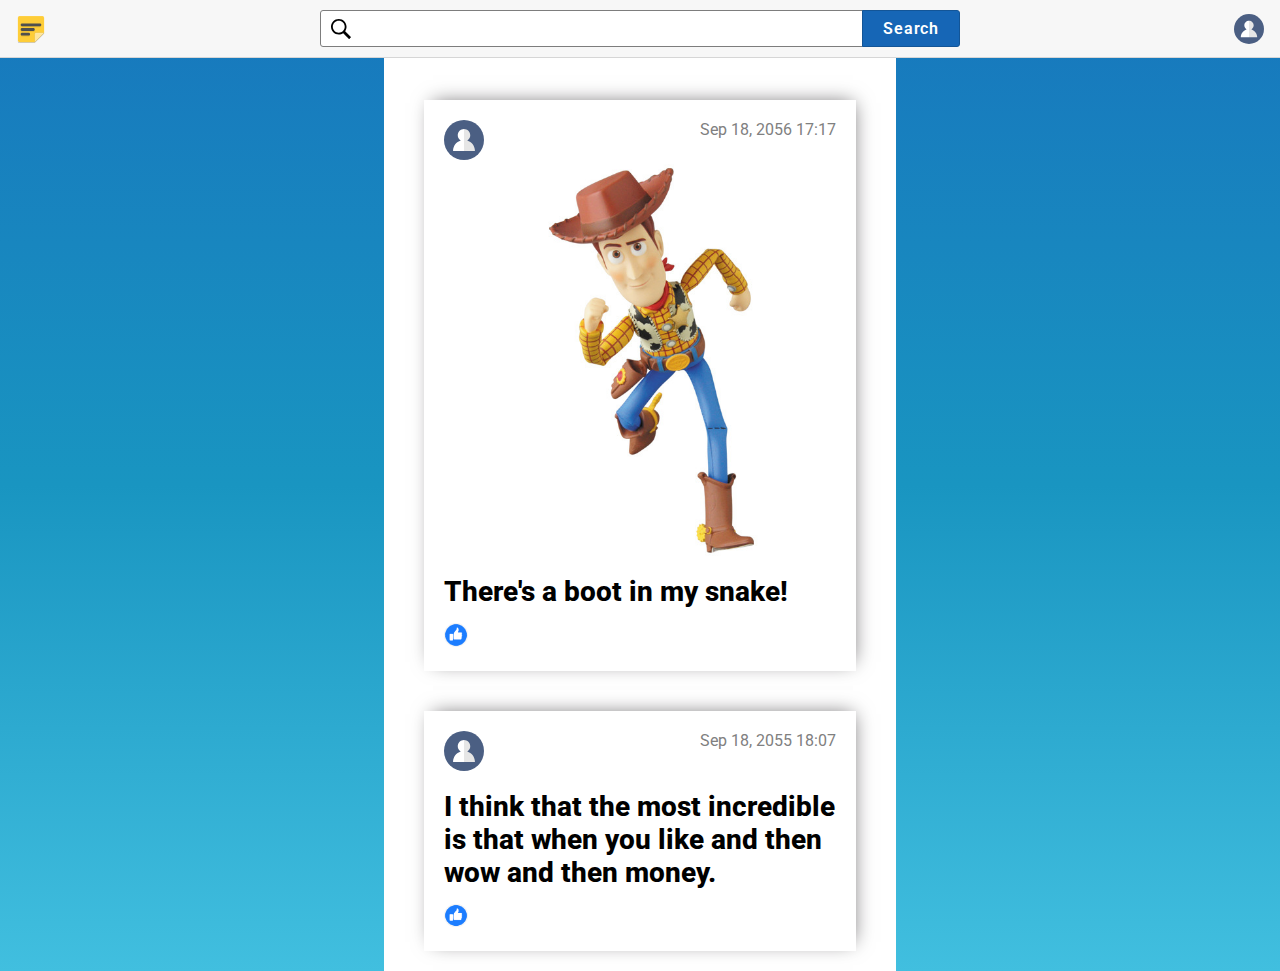
<file: index.html>
<!DOCTYPE html>
<html>

<head>
    <meta charset="UTF-8">
    <meta name="viewport" content="width=device-width,initial-scale=1">
    <title>PostIt</title>
    <meta name="author" content="Team KEK">
    <meta name="description" content="Web application development homework">
    <meta name="keywords" content="homework">
    <link rel="shortcut icon" href="assets/images/favicon.ico" type="image/x-icon">
    <link href="https://fonts.googleapis.com/css2?family=Roboto:wght@300;400;600;700&display=swap" rel="stylesheet">
    <link rel="stylesheet" href="assets/css/main.css" type="text/css">
    <link rel="stylesheet" href="assets/css/index.css" type="text/css">
</head>

<body class="main-background">

    <header>
        <nav>
            <img class="mx-2 navbar-img" src="assets/images/notes.svg" alt="Failed to load image">
            <div class="input-group">
                <input class="input-default w-100 search-input" type="text">
                <button class="btn">Search</button>
            </div>
            <img class="mx-2 navbar-img" src="assets/images/user.svg" alt="Failed to load image">
        </nav>
    </header>

    <div class="inside">
        <div class="col-md-12">
            <div class="post">

                <div class="upper">
                    <div class="container">
                        <img src="assets/images/user.svg"></img>
                    </div>
                    <div class="container">
                        Sep 18, 2056 17:17
                    </div>
                </div>

                <div class="plot-image"><img src="assets/images/woody.jpg" alt=w oody></img>
                </div>
                <div class="plot">There's a boot in my snake!</div>
                <div class="icon"><img src="assets/images/like_icon.jpg"></img>
                </div>
            </div>
        </div>
        <div class="col-md-12">
            <div class="post">

                <div class="upper">
                    <div class="container">
                        <img src="assets/images/user.svg"></img>
                    </div>
                    <div class="container">
                        Sep 18, 2055 18:07
                    </div>
                </div>

                <div class="plot">I think that the most incredible is that when you like and then wow and then money.</div>
                <div class="icon"><img src="assets/images/like_icon.jpg"></img>
                </div>
            </div>
        </div>
    </div>

</body>

</html>
</file>
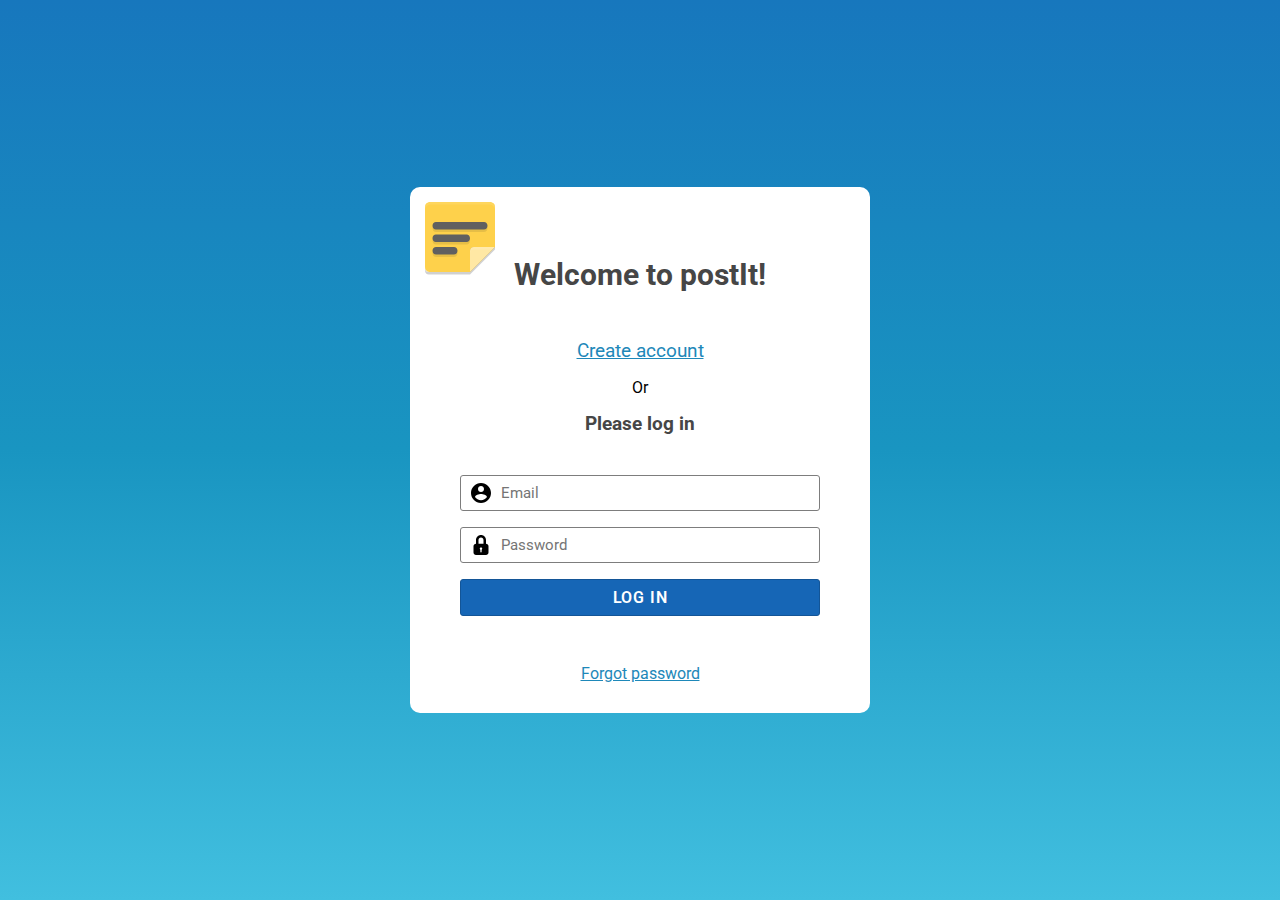
<file: login.html>
<!DOCTYPE html>
<html>

<head>
    <meta charset="UTF-8">
    <meta name="viewport" content="width=device-width,initial-scale=1">
    <title>Welcome to postIt! Please Log In.</title>
    <meta name="author" content="Team KEK">
    <meta name="description" content="Web application development homework">
    <meta name="keywords" content="homework">
    <link rel="shortcut icon" href="assets/images/favicon.ico" type="image/x-icon">
    <link href="https://fonts.googleapis.com/css2?family=Roboto:wght@300;400;600;700&display=swap" rel="stylesheet">
    <link rel="stylesheet" href="assets/css/main.css" type="text/css">
    <link rel="stylesheet" href="assets/css/login.css" type="text/css">
</head>

<body>
    <div id="root" class="main-background">
        <div id="login-div">
            <img id="login-img" src="assets/images/notes.svg" alt="Failed to load image">
            <form id="login-form" action="index.html">
                <h2 class="mb-5 login-welcome">Welcome to postIt!</h2>
                <a href="#">Create account</a>
                <span class="my-2">Or</span>
                <h3 class="mb-4">Please log in</h3>
                <input class="w-100 input-default mb-3 user-input-glyph" type="text" placeholder="Email">
                <input class="w-100 input-default mb-3 password-input-glyph" type="password" placeholder="Password">
                <button class="btn w-100" type="submit">LOG IN</button>
                <a class="mt-5" href="#">Forgot password</a>
            </form>
        </div>
    </div>
</body>

</html>
</file>
<file: assets/css/main.css>
body {
    margin: 0;
    padding: 0;
    border: 0;
    font-family: 'Roboto', serif;
}

.main-background {
    background: rgb(23, 119, 189);
    background: linear-gradient(180deg, rgba(23, 119, 189, 1) 0%, rgba(25, 149, 193, 1) 50%, rgba(65, 191, 223, 1) 100%);
    height: max-content;
    background-repeat: no-repeat;
}

.btn {
    font-family: 'Roboto', serif;
    font-weight: 600;
    letter-spacing: 0.05em;
    font-size: medium;
    background-color: #1666b6;
    display: inline-block;
    border: 1px solid #135597;
    border-radius: 3px;
    padding: 8px 20px;
    text-align: center;
    color: white;
    cursor: pointer;
    outline-color: rgba(62, 144, 177, 0.74);
    outline-width: 5px;
}

.btn:hover {
    background-color: #135291;
}

.input-default {
    font-size: 15px;
    padding: 0.5rem 0.5rem;
    border: 1.5px solid rgb(125, 125, 125);
    border-radius: 3px;
    -webkit-box-sizing: border-box;
    -moz-box-sizing: border-box;
    box-sizing: border-box;
    font-family: 'Roboto', serif;
}

.input-default:focus {
    outline: none;
    border-color: #135291;
}

.input-group {
    display: flex;
    align-items: stretch;
}

.w-100 {
    width: 100%;
}

.mb-3 {
    margin-bottom: 1rem;
}

.mb-4 {
    margin-bottom: 2.5rem;
}

.mb-5 {
    margin-bottom: 3rem;
}

.mt-5 {
    margin-top: 3rem;
}

.my-2 {
    margin-top: 1rem;
    margin-bottom: 1rem;
}

.mx-2 {
    margin-left: 1rem;
    margin-right: 1rem;
}
</file>
<file: assets/css/index.css>
html,
body {
    height: auto;
}

nav {
    display: flex;
    position: fixed;
    top: 0;
    justify-content: space-between;
    align-items: center;
    z-index: 1;
    width: 100%;
    background-color: #f7f7f7;
    padding: 10px 0px;
    border-bottom: 1px solid #d6d6d6;
}

.search-input {
    background-image: url('../images/search.svg');
    background-size: 20px 20px;
    background-position: 10px;
    background-repeat: no-repeat;
    padding-left: 40px;
}

nav>.input-group {
    width: 50%;
}

nav>.input-group>.btn {
    margin-left: -1px;
    border-top-left-radius: 0;
    border-bottom-left-radius: 0;
}

nav>.input-group>.input-default {
    border-top-right-radius: 0;
    border-bottom-right-radius: 0;
}

.navbar-img {
    height: 30px;
    width: 30px;
}

.inside {
    width: 40%;
    margin-right: auto;
    margin-left: auto;
    background: #ffffff;
    height: auto;
    padding-top: 5rem;
}

@media only screen and (max-width: 768px) {
    .inside {
        width: 100%;
    }
}

.post {
    padding: 20px;
    align-content: center;
    box-shadow: #da0f0f;
    box-shadow: 10px 10px;
    -webkit-box-shadow: 3px -3px 19px -6px rgba(105, 103, 105, 1);
    -moz-box-shadow: 3px -3px 19px -6px rgba(105, 103, 105, 1);
    box-shadow: 3px -3px 19px -6px rgba(105, 103, 105, 1);
}

.container {
    flex-flow: row;
    text-align: right;
    color: gray;
}

.post>.upper {
    display: flex;
    flex-flow: row;
    justify-content: space-between;
}

.post>.upper img {
    height: 40px;
    width: 40px;
}

.post>.plot-image img {
    height: 100%;
    width: 100%;
}

.upper~.plot {
    padding-top: 15px;
    padding-bottom: 15px;
    font-size: 28px;
    font-weight: 800;
}

.col-md-12 {
    padding: 20px;
    padding-left: 40px;
    padding-right: 40px;
    flex-flow: column;
}

.icon img {
    height: 6%;
    width: 6%;
    border-radius: 50%;
}
</file>
<file: assets/css/login.css>
#root {
    display: flex;
    height: 100vh;
    width: 100%;
    justify-content: center;
    align-items: center;
}

#login-div {
    width: 360px;
    background: white;
    padding: 70px 50px 30px 50px;
    border-radius: 10px;
    position: relative;
}

#login-form {
    width: 100%;
    display: flex;
    flex-direction: column;
    justify-content: space-around;
    align-items: center;
}

#login-div h2 {
    font-weight: 700;
    font-size: 30px;
    margin-top: 0;
    color: rgb(70, 70, 70);
    z-index: 1;
}

#login-form>a {
    font-size: 16px;
    color: rgb(30, 136, 185);
}

#login-form>h3 {
    margin-top: 0;
    color: rgb(70, 70, 70);
}

#login-img {
    position: absolute;
    width: 80px;
    height: 80px;
    opacity: 0.9;
    top: 10px;
    left: 10px;
    z-index: 0;
}

.login-welcome+a {
    font-size: 1.17em !important;
}

.user-input-glyph {
    background-image: url('../images/user_icon.svg');
    background-size: 20px 20px;
    background-position: 10px;
    background-repeat: no-repeat;
    padding-left: 40px;
}

.password-input-glyph {
    background-image: url('../images/lock_icon.svg');
    background-size: 20px 20px;
    background-position: 10px;
    background-repeat: no-repeat;
    padding-left: 40px;
}
</file>
